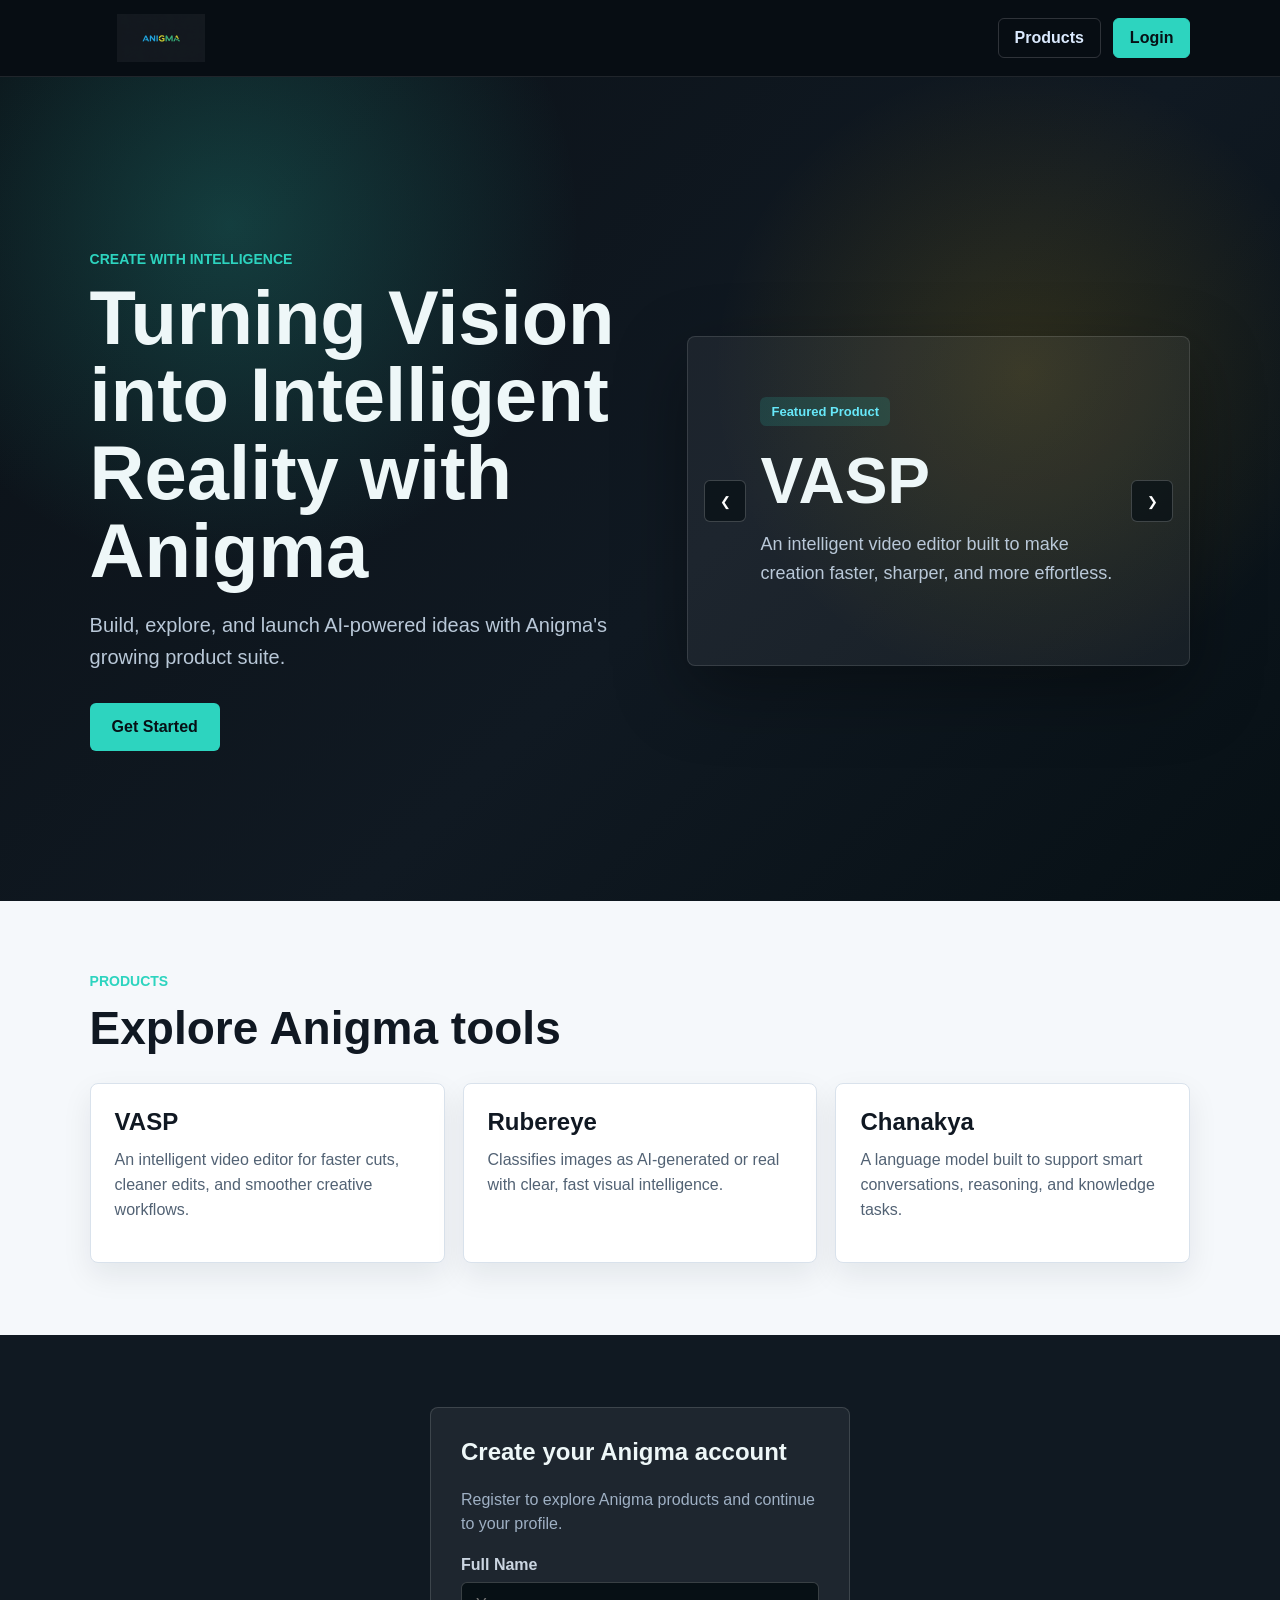
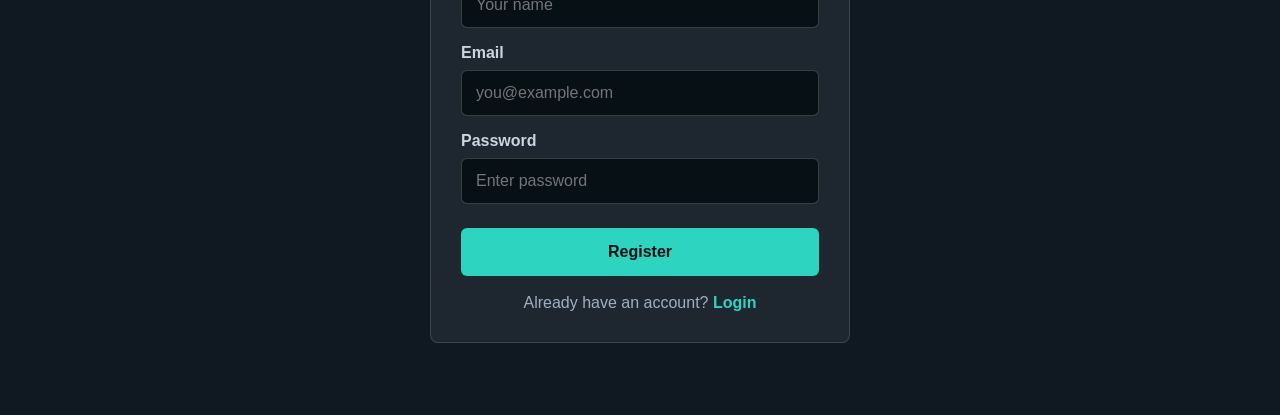
<file: index.html>
<!DOCTYPE html>
<html lang="en">
<head>
  <meta charset="UTF-8" />
  <meta name="viewport" content="width=device-width, initial-scale=1.0" />
  <title>Anigma</title>
  <link rel="stylesheet" href="styles.css" />
</head>
<body>
  <header class="site-header">
    <a class="brand" href="#top" aria-label="Anigma home">
      <img src="anigma_logo.jpg" alt="Anigma logo" />
    </a>

    <nav class="nav-links" aria-label="Main navigation">
      <a href="#products">Products</a>
      <a class="login-link" href="#login" id="navLogin">Login</a>
    </nav>
  </header>

  <main id="top">
    <section class="hero-section">
      <div class="hero-copy">
        <p class="eyebrow">Create with intelligence</p>
        <h1>Turning Vision into Intelligent Reality with Anigma</h1>
        <p class="hero-text">
          Build, explore, and launch AI-powered ideas with Anigma's growing product suite.
        </p>

        <div class="hero-actions">
          <a class="primary-button" href="#login">Get Started</a>
        </div>
      </div>

      <section class="slider" aria-label="Featured Anigma products">
        <button class="slider-button prev" type="button" aria-label="Previous product">&#10094;</button>

        <a class="slide active" href="vasp.html">
          <span class="product-label">Featured Product</span>
          <h2>VASP</h2>
          <p>An intelligent video editor built to make creation faster, sharper, and more effortless.</p>
        </a>

        <a class="slide" href="rubereye.html">
          <span class="product-label">Featured Product</span>
          <h2>Rubereye</h2>
          <p>A smart image classifier that helps detect whether visuals are AI-generated or real.</p>
        </a>

        <div class="slide">
          <span class="product-label">Featured Product</span>
          <h2>Chanakya</h2>
          <p>A focused language model designed for reasoning, answers, and intelligent assistance.</p>
        </div>

        <button class="slider-button next" type="button" aria-label="Next product">&#10095;</button>
      </section>
    </section>

    <section id="products" class="products-section">
      <div class="section-title">
        <p class="eyebrow">Products</p>
        <h2>Explore Anigma tools</h2>
      </div>

      <div class="product-grid">
        <a class="product-card" href="vasp.html">
          <h3>VASP</h3>
          <p>An intelligent video editor for faster cuts, cleaner edits, and smoother creative workflows.</p>
        </a>

        <a class="product-card" href="rubereye.html">
          <h3>Rubereye</h3>
          <p>Classifies images as AI-generated or real with clear, fast visual intelligence.</p>
        </a>

        <article class="product-card">
          <h3>Chanakya</h3>
          <p>A language model built to support smart conversations, reasoning, and knowledge tasks.</p>
        </article>

      </div>
    </section>

    <section id="login" class="login-section">
      <form class="login-box" id="loginForm">
        <h2>Create your Anigma account</h2>
        <p class="login-note">Register to explore Anigma products and continue to your profile.</p>
        <label>
          Full Name
          <input id="fullName" type="text" placeholder="Your name" required />
        </label>
        <label>
          Email
          <input id="email" type="email" placeholder="you@example.com" required />
        </label>
        <label>
          Password
          <input id="password" type="password" placeholder="Enter password" required />
        </label>
        <button type="submit">Register</button>
        <p class="account-switch">
          Already have an account?
          <button type="button" id="showLoginButton">Login</button>
        </p>
      </form>

      <form class="login-box hidden" id="existingLoginForm">
        <h2>Welcome back</h2>
        <p class="login-note">Login to continue exploring Anigma.</p>
        <label>
          Email
          <input id="loginEmail" type="email" placeholder="you@example.com" required />
        </label>
        <label>
          Password
          <input id="loginPassword" type="password" placeholder="Enter password" required />
        </label>
        <button type="submit">Login</button>
        <p class="account-switch">
          New to Anigma?
          <button type="button" id="showRegisterButton">Create account</button>
        </p>
      </form>

      <div class="dashboard hidden" id="dashboard">
        <p class="eyebrow">Profile</p>
        <h2>Welcome to Anigma</h2>
        <p id="welcomeText">You are logged in.</p>
        <div class="dashboard-actions">
          <a class="primary-button" href="#products">Explore Products</a>
          <button type="button" id="logoutButton">Logout</button>
        </div>
      </div>
    </section>
  </main>

  <script src="script.js"></script>
</body>
</html>
</file>
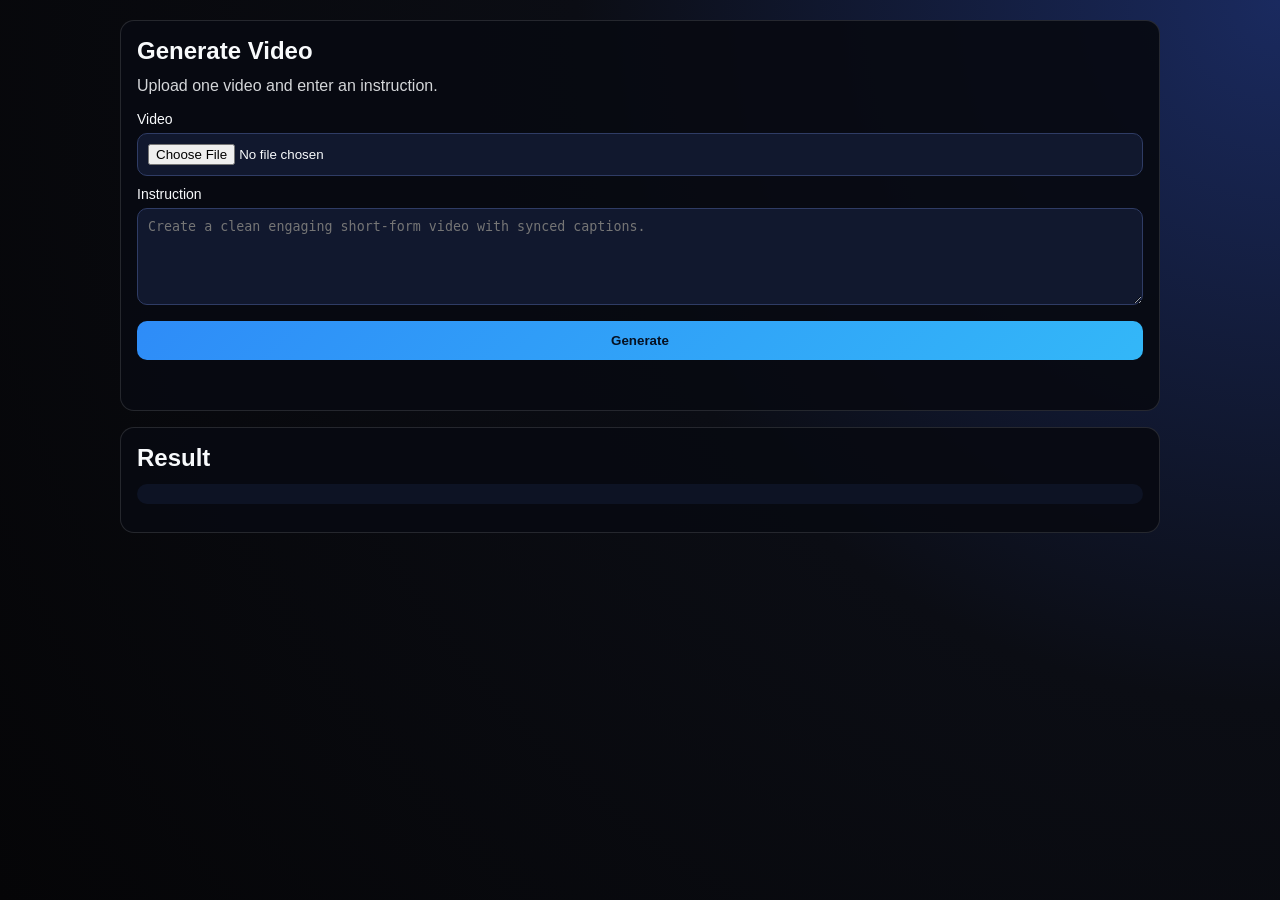
<file: frontend_generate_page/index.html>
<!doctype html>
<html lang="en">
  <head>
    <meta charset="UTF-8" />
    <meta name="viewport" content="width=device-width, initial-scale=1.0" />
    <title>VASP Generate</title>
    <link rel="stylesheet" href="./styles.css" />
  </head>
  <body>
    <main class="page">
      <section class="card">
        <h1>Generate Video</h1>
        <p class="sub">Upload one video and enter an instruction.</p>

        <form id="generate-form">
          <label class="label" for="video">Video</label>
          <input id="video" name="video" type="file" accept="video/*" required />

          <label class="label" for="instruction">Instruction</label>
          <textarea
            id="instruction"
            name="instruction"
            rows="5"
            placeholder="Create a clean engaging short-form video with synced captions."
            required
          ></textarea>

          <button id="generate-btn" type="submit">Generate</button>
        </form>

        <div id="status" class="status" aria-live="polite"></div>
      </section>

      <section class="card result">
        <h2>Result</h2>
        <div id="error" class="error"></div>
        <video id="result-video" controls playsinline></video>
        <a id="download-link" href="#" target="_blank" rel="noopener noreferrer"></a>
        <pre id="result-json"></pre>
      </section>
    </main>

    <script src="./app.js"></script>
  </body>
</html>
</file>
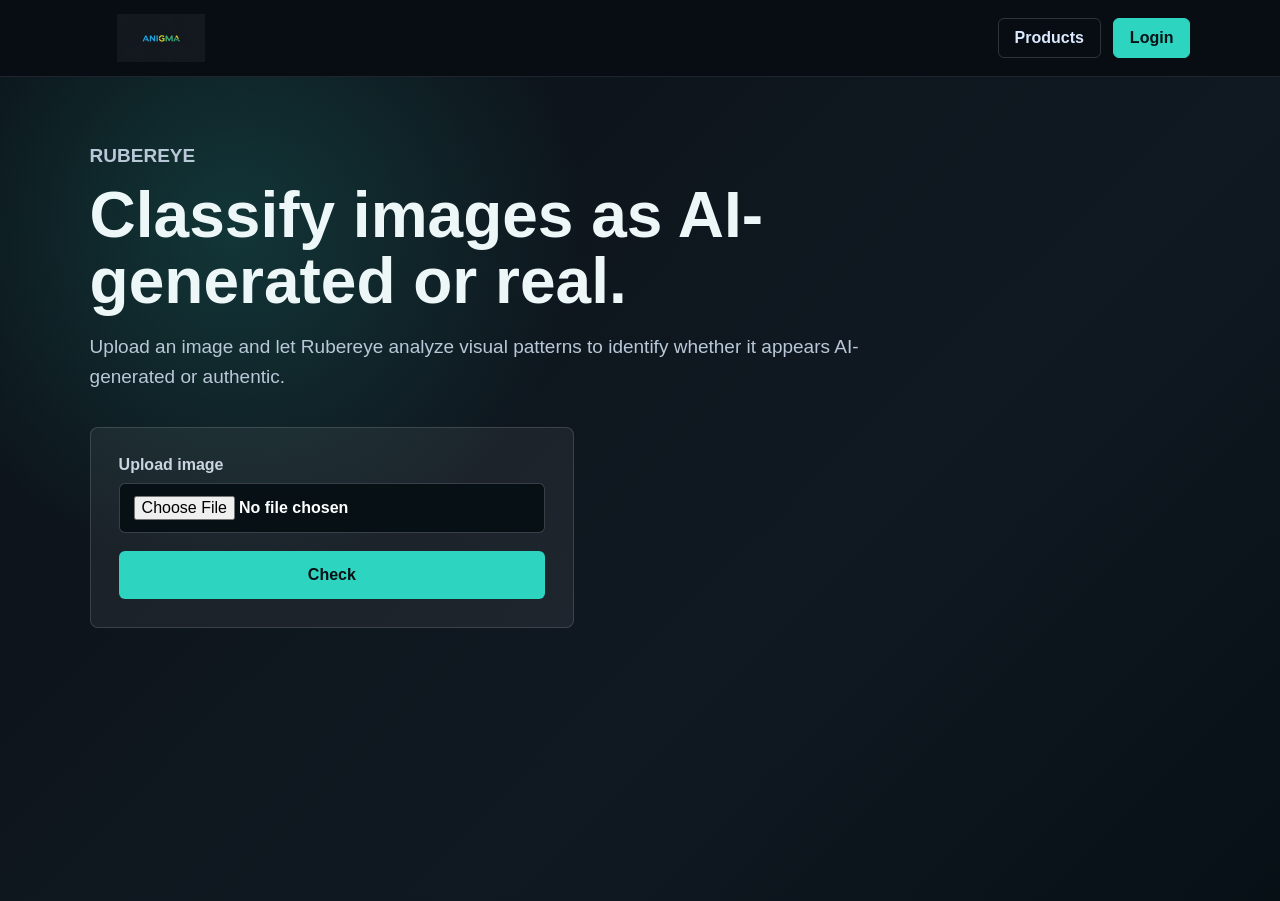
<file: rubereye.html>
<!DOCTYPE html>
<html lang="en">
<head>
  <meta charset="UTF-8" />
  <meta name="viewport" content="width=device-width, initial-scale=1.0" />
  <title>Rubereye | Anigma</title>
  <link rel="stylesheet" href="styles.css" />
</head>
<body>
  <header class="site-header">
    <a class="brand" href="index.html" aria-label="Anigma home">
      <img src="anigma_logo.jpg" alt="Anigma logo" />
    </a>

    <nav class="nav-links" aria-label="Main navigation">
      <a href="index.html#products">Products</a>
      <a class="login-link" href="index.html#login">Login</a>
    </nav>
  </header>

  <main class="tool-page">
    <section class="tool-hero">
      <p class="eyebrow">Rubereye</p>
      <h1>Classify images as AI-generated or real.</h1>
      <p>
        Upload an image and let Rubereye analyze visual patterns to identify
        whether it appears AI-generated or authentic.
      </p>
    </section>

    <section class="tool-panel rubereye-panel">
      <form class="tool-form" id="rubereyeForm">
        <label>
          Upload image
          <input id="rubereyeImage" type="file" accept="image/*" required />
        </label>

        <button type="submit">Check</button>
      </form>

      <aside class="result-box hidden" id="rubereyeResult"></aside>
    </section>
  </main>

  <script src="tool-pages.js"></script>
</body>
</html>
</file>
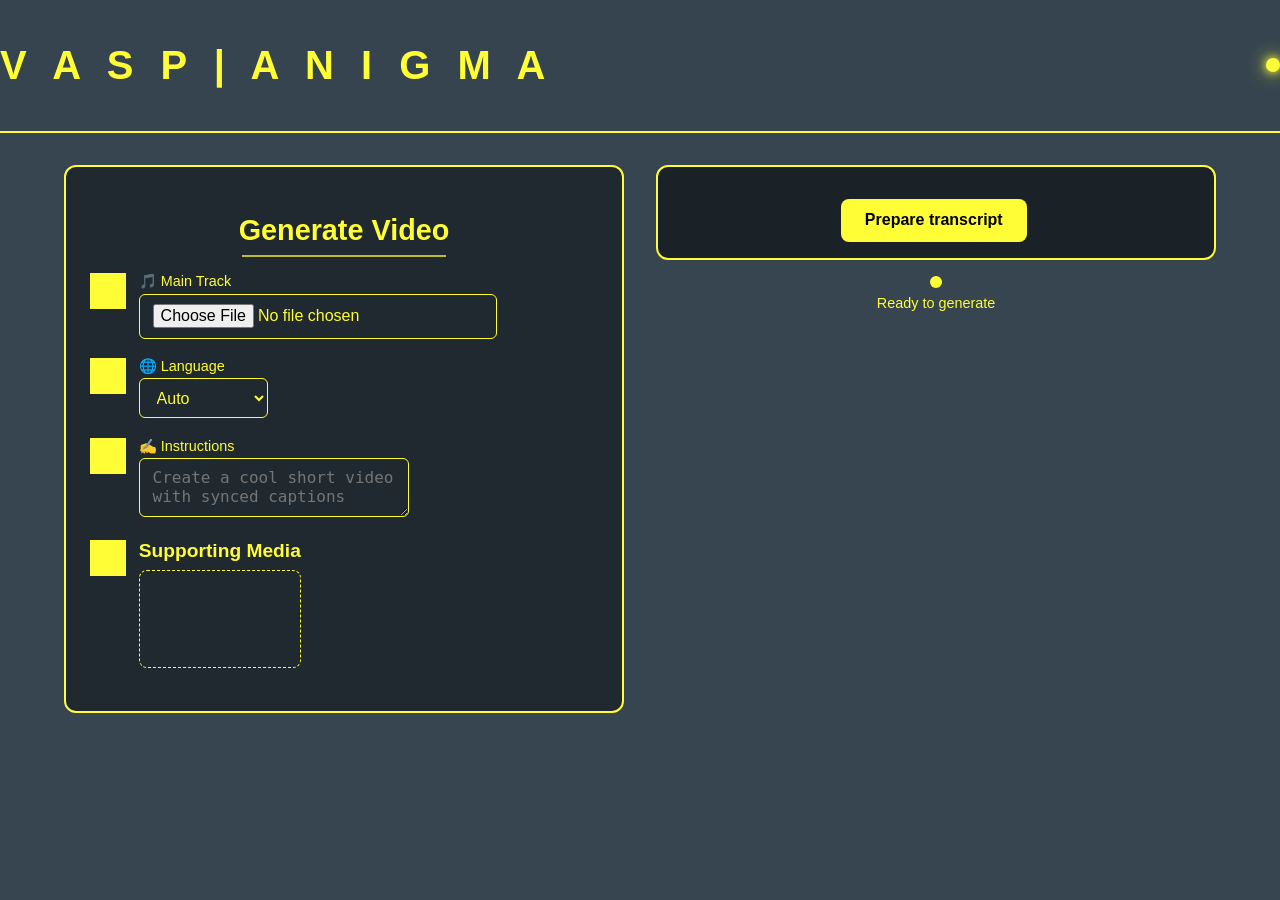
<file: vasp.html>
<!DOCTYPE html>
<html lang="en">
<head>
  <meta charset="UTF-8" />
  <meta name="viewport" content="width=device-width, initial-scale=1.0" />
  <meta name="theme-color" content="#36454f" />
  <title>VASP Generate | Anigma</title>
  <link rel="stylesheet" href="vasp.css" />
</head>
<body style="margin:0; padding:0; overflow-x:hidden;">
  <div class="vasp-container">
    <div class="vasp-header" id="header-anim">
      <div class="title-animation">
        <h1>V A S P  |  A N I G M A</h1>
      </div>
      <div class="status-indicator">
        <div class="glowing-circle"></div>
      </div>
    </div>

    <div class="vasp-main">
      <div class="input-controller">
        <div class="input-panel">
          <div class="title-section">
            <div class="color-gradient">
              <div class="primary-color"></div>
              <div class="secondary-color"></div>
            </div>
            <h2>Generate Video</h2>
          </div>
          <div class="input-group" id="main-input">
            <div class="icon-panel">
              <div class="music-note"></div>
            </div>
            <div class="input-field" id="vaspMediaField">
              <label for="vaspMedia">🎵 Main Track</label>
              <input type="file" id="vaspMedia" accept="video/*,audio/*,.mp3,.m4a,.wav" />
            </div>
            <div class="info-bubble" id="mediaInfo"></div>
          </div>
          <div class="input-group">
            <div class="icon-panel">
              <div class="globe-icon"></div>
            </div>
            <div class="input-field" id="vaspLanguageField">
              <label for="vaspLanguage">🌐 Language</label>
              <select id="vaspLanguage">
                <option value="">Auto</option>
                <option value="en">English</option>
                <option value="hi">Hindi</option>
                <option value="es">Spanish</option>
                <option value="fr">French</option>
                <option value="de">German</option>
                <option value="it">Italian</option>
                <option value="pt">Portuguese</option>
                <option value="bn">Bengali</option>
                <option value="ta">Tamil</option>
                <option value="te">Telugu</option>
                <option value="mr">Marathi</option>
                <option value="gu">Gujarati</option>
                <option value="pa">Punjabi</option>
                <option value="ur">Urdu</option>
                <option value="ar">Arabic</option>
                <option value="ja">Japanese</option>
                <option value="ko">Korean</option>
                <option value="zh">Chinese</option>
              </select>
            </div>
          </div>
          <div class="input-group">
            <div class="icon-panel">
              <div class="pencil-icon"></div>
            </div>
            <div class="input-field" id="vaspInstructionField">
              <label for="vaspInstruction">✍️ Instructions</label>
              <textarea id="vaspInstruction" placeholder="Create a cool short video with synced captions"></textarea>
            </div>
          </div>
          <div class="input-group">
            <div class="icon-panel">
              <div class="plus-icon"></div>
            </div>
            <div class="input-group-container" id="mediaLibrary">
              <h3>Supporting Media</h3>
              <div class="media-gallery"></div>
            </div>
          </div>
        </div>
      </div>
      <div class="animation-panel">
        <div class="preview-container">
          <div class="video-preview" id="videoPreview"></div>
          <button id="vaspSubmit" class="submit-btn">Prepare transcript</button>
          <a id="downloadBtn" class="download-link" href="#" target="_blank" rel="noopener noreferrer"></a>
        </div>
        <div class="status-anim">
          <div class="status-circle"></div>
          <div class="text-anim" id="statusText">Ready to generate</div>
        </div>
      </div>
    </div>
  </div>
<script src="tool-pages.js"></script>
</body>
</html>
</file>
<file: styles.css>
* {
  box-sizing: border-box;
}

html {
  scroll-behavior: smooth;
}

body {
  margin: 0;
  font-family: Arial, Helvetica, sans-serif;
  color: #eef7f8;
  background: #0b1117;
}

a {
  color: inherit;
  text-decoration: none;
}

.site-header {
  position: sticky;
  top: 0;
  z-index: 10;
  display: flex;
  align-items: center;
  justify-content: space-between;
  min-height: 76px;
  padding: 14px 7vw;
  background: rgba(7, 13, 20, 0.88);
  border-bottom: 1px solid rgba(255, 255, 255, 0.1);
  backdrop-filter: blur(14px);
}

.brand {
  display: inline-flex;
  align-items: center;
}

.brand img {
  width: 142px;
  height: 48px;
  object-fit: contain;
}

.nav-links {
  display: flex;
  align-items: center;
  gap: 12px;
}

.nav-links a {
  padding: 10px 16px;
  border: 1px solid rgba(255, 255, 255, 0.16);
  border-radius: 6px;
  color: #dbeafe;
  font-weight: 700;
}

.login-link {
  background: #2dd4bf;
  border-color: #2dd4bf !important;
  color: #071015 !important;
}

.hero-section {
  min-height: calc(100vh - 76px);
  display: grid;
  grid-template-columns: minmax(0, 1.05fr) minmax(320px, 0.95fr);
  align-items: center;
  gap: 42px;
  padding: 70px 7vw 46px;
  background:
    radial-gradient(circle at 18% 18%, rgba(45, 212, 191, 0.22), transparent 28%),
    radial-gradient(circle at 80% 36%, rgba(234, 179, 8, 0.15), transparent 27%),
    linear-gradient(135deg, #0b1117 0%, #101922 56%, #071015 100%);
}

.hero-copy {
  max-width: 680px;
}

.eyebrow {
  margin: 0 0 12px;
  color: #2dd4bf;
  font-size: 14px;
  font-weight: 800;
  letter-spacing: 0;
  text-transform: uppercase;
}

h1,
h2,
h3,
p {
  margin-top: 0;
}

h1 {
  margin-bottom: 20px;
  font-size: clamp(40px, 6vw, 76px);
  line-height: 1.02;
}

.hero-text {
  max-width: 560px;
  margin-bottom: 30px;
  color: #b9c8d8;
  font-size: 20px;
  line-height: 1.6;
}

.hero-actions {
  display: flex;
  flex-wrap: wrap;
  gap: 14px;
}

.primary-button,
.secondary-button {
  display: inline-flex;
  align-items: center;
  justify-content: center;
  min-height: 48px;
  padding: 0 22px;
  border-radius: 6px;
  font-weight: 800;
}

.primary-button {
  background: #2dd4bf;
  color: #071015;
}

.secondary-button {
  border: 1px solid rgba(255, 255, 255, 0.22);
  color: #eef7f8;
}

.slider {
  position: relative;
  min-height: 330px;
  overflow: hidden;
  border: 1px solid rgba(255, 255, 255, 0.12);
  border-radius: 8px;
  background: rgba(255, 255, 255, 0.055);
  box-shadow: 0 24px 70px rgba(0, 0, 0, 0.35);
}

.slide {
  position: absolute;
  inset: 0;
  display: flex;
  flex-direction: column;
  justify-content: center;
  padding: 56px 72px;
  opacity: 0;
  pointer-events: none;
  transform: translateX(24px);
  transition: opacity 0.55s ease, transform 0.55s ease;
}

.slide.active {
  opacity: 1;
  pointer-events: auto;
  transform: translateX(0);
}

a.slide {
  cursor: pointer;
}

a.slide:hover h2 {
  color: #2dd4bf;
}

.product-label {
  width: fit-content;
  margin-bottom: 18px;
  padding: 7px 11px;
  border-radius: 6px;
  background: rgba(45, 212, 191, 0.15);
  color: #67e8f9;
  font-size: 13px;
  font-weight: 800;
}

.slide h2 {
  margin-bottom: 12px;
  font-size: clamp(38px, 5vw, 64px);
}

.slide p {
  max-width: 440px;
  color: #b9c8d8;
  font-size: 18px;
  line-height: 1.6;
}

.slider-button {
  position: absolute;
  top: 50%;
  z-index: 2;
  width: 42px;
  height: 42px;
  border: 1px solid rgba(255, 255, 255, 0.2);
  border-radius: 6px;
  background: rgba(7, 16, 21, 0.72);
  color: #ffffff;
  cursor: pointer;
  transform: translateY(-50%);
}

.slider-button.prev {
  left: 16px;
}

.slider-button.next {
  right: 16px;
}

.products-section {
  padding: 72px 7vw;
  background: #f5f8fb;
  color: #101822;
}

.section-title {
  margin-bottom: 28px;
}

.section-title h2 {
  margin: 0;
  font-size: clamp(30px, 4vw, 46px);
}

.product-grid {
  display: grid;
  grid-template-columns: repeat(3, minmax(0, 1fr));
  gap: 18px;
}

.product-card {
  display: block;
  min-height: 180px;
  padding: 24px;
  border: 1px solid #d9e2ec;
  border-radius: 8px;
  background: #ffffff;
  box-shadow: 0 12px 30px rgba(15, 23, 42, 0.08);
  transition: transform 0.2s ease, border-color 0.2s ease;
}

.product-card:hover {
  border-color: #2dd4bf;
  transform: translateY(-4px);
}

.product-card h3 {
  margin-bottom: 12px;
  font-size: 24px;
}

.product-card p {
  color: #526274;
  line-height: 1.55;
}

.login-section {
  display: grid;
  place-items: center;
  padding: 72px 7vw;
  background: #101922;
}

.login-box {
  width: min(100%, 420px);
  padding: 30px;
  border: 1px solid rgba(255, 255, 255, 0.14);
  border-radius: 8px;
  background: rgba(255, 255, 255, 0.06);
}

.login-box.hidden,
.dashboard.hidden,
.result-box.hidden {
  display: none;
}

.login-box h2 {
  margin-bottom: 22px;
}

.login-note {
  margin-bottom: 20px;
  color: #9fb0c4;
  line-height: 1.5;
}

.login-box label {
  display: grid;
  gap: 8px;
  margin-bottom: 16px;
  color: #cbd5e1;
  font-weight: 700;
}

.login-box input {
  width: 100%;
  min-height: 46px;
  padding: 0 14px;
  border: 1px solid rgba(255, 255, 255, 0.2);
  border-radius: 6px;
  background: #071015;
  color: #ffffff;
  font-size: 16px;
}

.login-box button {
  width: 100%;
  min-height: 48px;
  margin-top: 8px;
  border: 0;
  border-radius: 6px;
  background: #2dd4bf;
  color: #071015;
  font-size: 16px;
  font-weight: 800;
  cursor: pointer;
}

.account-switch {
  margin: 18px 0 0;
  color: #9fb0c4;
  text-align: center;
}

.account-switch button {
  width: auto;
  min-height: auto;
  margin: 0;
  padding: 0;
  border: 0;
  background: transparent;
  color: #2dd4bf;
  font: inherit;
  font-weight: 800;
  cursor: pointer;
}

.dashboard {
  width: min(100%, 520px);
  padding: 34px;
  border: 1px solid rgba(255, 255, 255, 0.14);
  border-radius: 8px;
  background: rgba(255, 255, 255, 0.06);
  text-align: center;
}

.dashboard h2 {
  margin-bottom: 12px;
}

.dashboard p {
  color: #cbd5e1;
  line-height: 1.6;
}

.dashboard-actions {
  display: flex;
  justify-content: center;
  flex-wrap: wrap;
  gap: 12px;
  margin-top: 22px;
}

.dashboard-actions button {
  min-height: 48px;
  padding: 0 22px;
  border: 1px solid rgba(255, 255, 255, 0.22);
  border-radius: 6px;
  background: transparent;
  color: #ffffff;
  font-size: 16px;
  font-weight: 800;
  cursor: pointer;
}

.tool-page {
  min-height: calc(100vh - 76px);
  padding: 64px 7vw;
  background:
    radial-gradient(circle at 18% 18%, rgba(45, 212, 191, 0.18), transparent 28%),
    linear-gradient(135deg, #0b1117 0%, #101922 62%, #071015 100%);
}

.tool-hero {
  max-width: 780px;
  margin-bottom: 34px;
}

.tool-hero h1 {
  margin-bottom: 18px;
  font-size: clamp(36px, 5vw, 64px);
}

.tool-hero p {
  color: #b9c8d8;
  font-size: 19px;
  line-height: 1.6;
}

.tool-panel {
  display: grid;
  grid-template-columns: minmax(280px, 0.9fr) minmax(320px, 1.1fr);
  gap: 24px;
  align-items: start;
}

.tool-form,
.result-box {
  padding: 28px;
  border: 1px solid rgba(255, 255, 255, 0.14);
  border-radius: 8px;
  background: rgba(255, 255, 255, 0.06);
}

.tool-form label {
  display: grid;
  gap: 9px;
  margin-bottom: 18px;
  color: #cbd5e1;
  font-weight: 800;
}

.tool-form input,
.tool-form textarea {
  width: 100%;
  min-height: 46px;
  padding: 12px 14px;
  border: 1px solid rgba(255, 255, 255, 0.2);
  border-radius: 6px;
  background: #071015;
  color: #ffffff;
  font: inherit;
}

.tool-form textarea {
  min-height: 130px;
  resize: vertical;
}

.tool-form button {
  min-height: 48px;
  width: 100%;
  border: 0;
  border-radius: 6px;
  background: #2dd4bf;
  color: #071015;
  font-size: 16px;
  font-weight: 800;
  cursor: pointer;
}

.result-box h2 {
  margin-bottom: 14px;
}

.result-box p,
.result-box li {
  color: #cbd5e1;
  line-height: 1.6;
}

.result-box ul {
  margin: 14px 0 0;
  padding-left: 20px;
}

.vasp-page {
  min-height: calc(100vh - 76px);
  max-width: 1180px;
  margin: 0 auto;
  padding: 24px 6vw 44px;
  display: grid;
  grid-template-columns: minmax(300px, 0.9fr) minmax(340px, 1.1fr);
  gap: 24px;
  align-items: start;
  background:
    radial-gradient(circle at 15% 25%, rgba(54, 69, 79, 0.25), transparent 35%),
    radial-gradient(circle at 85% 75%, rgba(255, 253, 54, 0.12), transparent 40%),
    linear-gradient(135deg, #36454f 0%, #2a3740 100%);
  position: relative;
  overflow: hidden;
}

.vasp-background {
  position: fixed;
  inset: 0;
  z-index: 0;
  background: linear-gradient(135deg, #36454f 60%, #000000 100%);
}

.vasp-pattern {
  position: absolute;
  inset: 0;
  background: radial-gradient(circle, rgba(255, 253, 54, 0.03) 0%, transparent 15%);
  animation: pulse 20s ease-in-out infinite;
}

@keyframes pulse {
  0%, 100% { opacity: 0.5; }
  50% { opacity: 1; }
}

.vasp-header {
  background: rgba(54, 69, 79, 0.85);
  border-bottom: 1px solid rgba(255, 253, 54, 0.2);
  backdrop-filter: blur(10px);
}

.vasp-login {
  background: #fffd36;
  border-color: #fffd36 !important;
  color: #000000 !important;
}

.vasp-card {
  padding: 28px;
  border: 1px solid rgba(255, 253, 54, 0.2);
  border-radius: 16px;
  background: linear-gradient(145deg, #36454f 60%, #2a3740 100%);
  backdrop-filter: blur(20px);
  box-shadow:
    0 24px 60px rgba(0, 0, 0, 0.35),
    0 0 0 1px rgba(0, 0, 0, 0.2) inset,
    0 1px 0 rgba(255, 255, 255, 0.08) inset;
  position: relative;
  z-index: 1;
  transition: transform 0.3s ease, box-shadow 0.3s ease, border-color 0.3s ease;
  border-image: linear-gradient(45deg, transparent, #fffd36, transparent) 1;
}

.vasp-card:hover {
  transform: translateY(-3px);
  box-shadow:
    0 32px 80px rgba(0, 0, 0, 0.4),
    0 0 0 1px rgba(255, 253, 54, 0.2) inset,
    0 1px 0 rgba(255, 255, 255, 0.12) inset;
  border-color: #fffd36;
  border-image: linear-gradient(45deg, #fffd36, transparent, #fffd36) 1;
}

.vasp-card::before {
  content: '';
  position: absolute;
  top: 0;
  left: 0;
  right: 0;
  height: 1px;
  background: linear-gradient(90deg, transparent, #fffd36, transparent);
  border-radius: 16px 16px 0 0;
}

.vasp-generate-card {
  background: linear-gradient(145deg, #36454f 60%, #1a1f25 100%);
  border: 2px solid rgba(255, 253, 54, 0.3);
  border-image: linear-gradient(45deg, transparent, #fffd36, transparent) 1;
}

.vasp-generate-card::before {
  content: '';
  position: absolute;
  top: -2px;
  left: -2px;
  right: -2px;
  height: 2px;
  background: linear-gradient(90deg, transparent, #fffd36, transparent);
  border-radius: 14px;
}

.vasp-generate-card h1 {
  margin-bottom: 8px;
  font-size: 30px;
  color: #fffd36;
  text-shadow: 0 1px 2px rgba(0, 0, 0, 0.3);
}

.vasp-sub {
  margin-bottom: 16px;
  color: #cbd5e1;
  font-size: 14px;
  line-height: 1.45;
}

.vasp-label {
  display: flex;
  align-items: center;
  gap: 8px;
  margin: 12px 0 6px;
  color: #fffd36;
  font-size: 13px;
  font-weight: 800;
  text-transform: uppercase;
  letter-spacing: 0.5px;
}

.vasp-label .label-icon {
  font-size: 16px;
  opacity: 0.8;
}

.vasp-input-group {
  margin-bottom: 16px;
}

.vasp-input,
.vasp-select,
.vasp-textarea {
  width: 100%;
  min-height: 44px;
  padding: 12px 16px;
  border: 1px solid rgba(255, 253, 54, 0.25);
  border-radius: 10px;
  background: rgba(0, 0, 0, 0.4);
  color: #eef7f8;
  font: inherit;
  font-size: 14px;
  transition: all 0.2s ease;
  box-shadow: 0 2px 8px rgba(0, 0, 0, 0.2), inset 0 1px 0 rgba(255, 255, 255, 0.05);
}

.vasp-input:focus,
.vasp-select:focus,
.vasp-textarea:focus {
  outline: none;
  border-color: #fffd36;
  background: rgba(0, 0, 0, 0.6);
  box-shadow:
    0 0 0 3px rgba(255, 253, 54, 0.15),
    0 4px 16px rgba(0, 0, 0, 0.3),
    inset 0 1px 0 rgba(255, 255, 255, 0.08);
}

.vasp-textarea {
  min-height: 120px;
  resize: vertical;
  line-height: 1.6;
}

.vasp-file-input {
  padding: 16px;
  cursor: pointer;
}

.file-hint {
  display: block;
  margin-top: 6px;
  color: #8899a6;
  font-size: 12px;
}

.vasp-advanced {
  margin-top: 14px;
  padding-top: 12px;
  border-top: 1px solid rgba(255, 255, 255, 0.12);
}

.vasp-supporting-media {
  margin-top: 14px;
  padding-top: 12px;
  border-top: 1px solid rgba(255, 255, 255, 0.12);
}

.vasp-transcript-editor {
  margin-top: 14px;
  padding-top: 12px;
  border-top: 1px solid rgba(255, 255, 255, 0.12);
}

.vasp-transcript-editor.hidden {
  display: none;
}

.vasp-transcript-editor h2 {
  margin-bottom: 4px;
  font-size: 16px;
}

.vasp-transcript-editor p {
  margin-bottom: 10px;
  color: #b9c8d8;
  font-size: 12px;
  line-height: 1.4;
}

.vasp-word-counts {
  display: flex;
  flex-wrap: wrap;
  gap: 10px;
  margin-top: 8px;
  color: #cbd5e1;
  font-size: 12px;
}

.vasp-supporting-header {
  display: flex;
  align-items: flex-start;
  justify-content: space-between;
  gap: 10px;
}

.vasp-supporting-header h2 {
  margin-bottom: 4px;
  font-size: 16px;
}

.vasp-supporting-header p {
  margin-bottom: 0;
  color: #b9c8d8;
  font-size: 12px;
  line-height: 1.4;
}

.vasp-small-button,
.vasp-remove-media {
  width: auto !important;
  min-height: 34px !important;
  padding: 7px 10px !important;
  font-size: 12px !important;
}

.vasp-supporting-list {
  display: grid;
  gap: 10px;
  margin-top: 10px;
}

.vasp-media-row {
  display: grid;
  grid-template-columns: 1fr;
  gap: 8px;
  padding: 10px;
  border: 1px solid rgba(255, 255, 255, 0.14);
  border-radius: 8px;
  background: rgba(7, 16, 21, 0.42);
}

.vasp-media-row .vasp-label {
  margin: 0;
}

.vasp-remove-media {
  border: 1px solid rgba(255, 255, 255, 0.2) !important;
  background: transparent !important;
  color: #eef7f8 !important;
}

.vasp-advanced summary {
  color: #eef7f8;
  cursor: pointer;
  font-size: 13px;
  font-weight: 800;
}

.vasp-toggle-grid {
  display: grid;
  gap: 8px;
  margin-top: 12px;
}

.vasp-toggle {
  display: flex;
  align-items: center;
  justify-content: space-between;
  gap: 10px;
  min-height: 38px;
  padding: 8px 10px;
  border: 1px solid rgba(255, 255, 255, 0.16);
  border-radius: 8px;
  background: rgba(7, 16, 21, 0.5);
  color: #dbeafe;
  font-size: 12px;
  font-weight: 800;
}

.vasp-toggle input {
  flex: 0 0 auto;
  width: 20px !important;
  height: 20px;
  min-height: 20px !important;
  accent-color: #2dd4bf;
}

#vaspForm button {
  min-height: 42px;
  margin-top: 14px;
  border: 0;
  border-radius: 8px;
  background: #2dd4bf;
  color: #071015;
  font-size: 16px;
  font-weight: 800;
  cursor: pointer;
}

#vaspForm button:disabled {
  opacity: 0.62;
  cursor: not-allowed;
}

.vasp-status {
  margin-top: 10px;
  min-height: 22px;
  color: #fffd36;
  font-size: 12px;
  line-height: 1.45;
  text-shadow: 0 1px 2px rgba(0, 0, 0, 0.3);
}

.vasp-status.loading::before {
  content: "";
  display: inline-block;
  width: 16px;
  height: 16px;
  margin-right: 8px;
  border: 2px solid rgba(255, 253, 54, 0.5);
  border-top-color: transparent;
  border-right-color: #fffd36;
  border-radius: 50%;
  animation: spin 1s linear infinite;
  vertical-align: -2px;
}

@keyframes spin {
  to {
    transform: rotate(360deg);
  }
}

.vasp-result-header {
  display: flex;
  align-items: flex-start;
  justify-content: space-between;
  gap: 12px;
  margin-bottom: 12px;
}

.vasp-result-header h2 {
  margin-bottom: 0;
  font-size: 22px;
}

.vasp-edit-name {
  max-width: 44%;
  padding-top: 4px;
  color: #8ce8ff;
  font-size: 13px;
  line-height: 1.4;
  overflow-wrap: anywhere;
  text-align: right;
}

.vasp-error {
  margin-bottom: 12px;
  color: #fecaca;
  line-height: 1.5;
}

.vasp-result-card video {
  width: 100%;
  max-height: 440px;
  border: 1px solid rgba(255, 255, 255, 0.14);
  border-radius: 8px;
  background: #000;
  display: none;
}

.vasp-download-link {
  display: block;
  width: fit-content;
  margin-top: 12px;
  color: #2dd4bf;
  font-weight: 800;
}

.vasp-transcript {
  margin-top: 14px;
  border-top: 1px solid rgba(255, 255, 255, 0.12);
  padding-top: 12px;
}

.vasp-transcript summary,
.vasp-diagnostics summary {
  color: #eef7f8;
  cursor: pointer;
  font-weight: 800;
}

.vasp-transcript p {
  margin: 10px 0 0;
  max-height: 220px;
  overflow: auto;
  white-space: pre-wrap;
  color: #cbd5e1;
  line-height: 1.6;
}

.vasp-diagnostics {
  margin-top: 14px;
  border-top: 1px solid rgba(255, 255, 255, 0.12);
  padding-top: 12px;
}

.vasp-diagnostics dl {
  margin: 12px 0 0;
}

.vasp-diagnostics dt {
  margin-top: 10px;
  color: #8ce8ff;
  font-size: 13px;
  font-weight: 800;
}

.vasp-diagnostics dd {
  margin: 5px 0 0;
  color: #cbd5e1;
  font-size: 13px;
  line-height: 1.5;
  overflow-wrap: anywhere;
}

.vasp-file-section {
  margin-top: 14px;
}

.vasp-file-section h3 {
  margin-bottom: 10px;
  color: #eef7f8;
  font-size: 14px;
}

.vasp-file-list {
  color: #cbd5e1;
  font-size: 13px;
}

.vasp-file-preview {
  margin-top: 10px;
  padding: 10px;
  border: 1px solid rgba(255, 255, 255, 0.12);
  border-radius: 8px;
  background: rgba(7, 16, 21, 0.48);
}

.vasp-file-preview summary {
  color: #8ce8ff;
  cursor: pointer;
  font-weight: 800;
  overflow-wrap: anywhere;
}

.vasp-file-preview pre {
  max-height: 360px;
  margin: 10px 0 0;
  padding: 10px;
  overflow: auto;
  white-space: pre-wrap;
  border-radius: 6px;
  background: #03080d;
  color: #dbeafe;
  font-size: 12px;
  line-height: 1.45;
}

.vasp-file-note {
  margin: 8px 0 0;
  color: #facc15;
  font-size: 12px;
}

@media (max-width: 900px) {
  .hero-section {
    grid-template-columns: 1fr;
  }

  .product-grid {
    grid-template-columns: repeat(2, minmax(0, 1fr));
  }

  .tool-panel {
    grid-template-columns: 1fr;
  }

  .vasp-page {
    grid-template-columns: 1fr;
  }
}

@media (max-width: 620px) {
  .site-header {
    align-items: flex-start;
    flex-direction: column;
    gap: 14px;
  }

  .brand img {
    width: 126px;
  }

  .nav-links {
    width: 100%;
  }

  .nav-links a {
    flex: 1;
    text-align: center;
  }

  .hero-section {
    padding-top: 46px;
  }

  .slide {
    padding: 52px 54px;
  }

  .product-grid {
    grid-template-columns: 1fr;
  }

  .vasp-page {
    padding: 24px 5vw 42px;
  }

  .vasp-card {
    padding: 18px;
  }

  .vasp-generate-card h1 {
    font-size: 32px;
  }

  .vasp-result-header {
    display: block;
  }

  .vasp-edit-name {
    display: block;
    max-width: 100%;
    margin-top: 8px;
    text-align: left;
  }

  .vasp-supporting-header,
  .vasp-media-row {
    display: block;
  }

  .vasp-small-button,
  .vasp-remove-media {
    width: 100% !important;
    margin-top: 10px !important;
  }

  .vasp-media-row .vasp-label {
    margin-top: 12px;
  }
}
</file>
<file: frontend_generate_page/styles.css>
* {
  box-sizing: border-box;
}

body {
  margin: 0;
  font-family: "Segoe UI", Tahoma, Geneva, Verdana, sans-serif;
  background: radial-gradient(circle at top right, #1a2a5f 0%, #0b0d14 45%, #050507 100%);
  color: #f8fafc;
  min-height: 100vh;
}

.page {
  max-width: 1080px;
  margin: 0 auto;
  padding: 20px;
  display: grid;
  gap: 16px;
}

.card {
  background: rgba(8, 10, 18, 0.92);
  border: 1px solid rgba(255, 255, 255, 0.12);
  border-radius: 14px;
  padding: 16px;
}

h1, h2 {
  margin: 0 0 12px;
}

.sub {
  margin-top: 0;
  opacity: 0.85;
}

.label {
  display: block;
  margin: 10px 0 6px;
  font-size: 14px;
}

input[type="file"],
textarea,
button {
  width: 100%;
}

textarea,
input[type="file"] {
  background: #11182e;
  color: #f8fafc;
  border: 1px solid #2f3c65;
  border-radius: 10px;
  padding: 10px;
}

button {
  margin-top: 12px;
  border: none;
  border-radius: 10px;
  padding: 12px 14px;
  background: linear-gradient(135deg, #2e8cf8, #33b7f8);
  color: #061122;
  font-weight: 700;
  cursor: pointer;
}

button:disabled {
  opacity: 0.6;
  cursor: not-allowed;
}

.status {
  margin-top: 10px;
  min-height: 24px;
  font-size: 14px;
}

.status.loading::before {
  content: "";
  display: inline-block;
  width: 14px;
  height: 14px;
  border: 2px solid rgba(255, 255, 255, 0.2);
  border-top-color: #f8fafc;
  border-radius: 50%;
  margin-right: 8px;
  animation: spin 0.8s linear infinite;
  vertical-align: -2px;
}

@keyframes spin {
  to {
    transform: rotate(360deg);
  }
}

.result video {
  width: 100%;
  max-height: 520px;
  border-radius: 10px;
  background: #000;
  display: none;
}

.error {
  color: #fecaca;
  margin-bottom: 8px;
}

#download-link {
  display: block;
  margin-top: 10px;
  color: #8ce8ff;
}

#result-json {
  margin-top: 10px;
  white-space: pre-wrap;
  background: #0d1324;
  border-radius: 10px;
  padding: 10px;
  max-height: 280px;
  overflow: auto;
  font-size: 12px;
}
</file>
<file: vasp.css>
/* VASP page custom stylesheet – only uses #36454f, #fffd36, #000000 */

:root {
  --primary: #36454f;   /* 60% base */
  --accent:  #fffd36;   /* 30% bright accent */
  --dark:    #000000;   /* 10% depth */
}

/* Global reset for VASP page only */
.vasp-container {
  min-height: 100vh;
  background: var(--primary);
  color: var(--accent);
  font-family: "Helvetica Neue", Helvetica, Arial, sans-serif;
  display: flex;
  flex-direction: column;
  align-items: center;
  overflow-x: hidden;
}

/* Header with animated title */
.vasp-header {
  width: 100%;
  padding: 1rem 2rem;
  display: flex;
  justify-content: space-between;
  align-items: center;
  background: rgba(54, 69, 79, 0.85); /* primary with slight opacity */
  border-bottom: 2px solid var(--accent);
  backdrop-filter: blur(8px);
  position: sticky;
  top: 0;
  z-index: 10;
}

.title-animation h1 {
  font-size: clamp(1.5rem, 5vw, 2.5rem);
  color: var(--accent);
  letter-spacing: 0.2em;
  text-transform: uppercase;
  animation: slideIn 1.2s ease-out forwards;
  opacity: 0;
}

@keyframes slideIn {
  from { transform: translateY(-30px); opacity: 0; }
  to { transform: translateY(0); opacity: 1; }
}

/* Glowing status circle */
.status-indicator .glowing-circle {
  width: 14px;
  height: 14px;
  background: var(--accent);
  border-radius: 50%;
  box-shadow: 0 0 8px var(--accent), 0 0 20px var(--accent);
  animation: pulse 2s infinite ease-in-out;
}

@keyframes pulse {
  0%, 100% { transform: scale(1); opacity: 0.8; }
  50% { transform: scale(1.4); opacity: 1; }
}

/* Main layout */
.vasp-main {
  display: grid;
  grid-template-columns: 1fr 1fr;
  gap: 2rem;
  width: 90%;
  max-width: 1200px;
  margin-top: 2rem;
}

@media (max-width: 800px) {
  .vasp-main { grid-template-columns: 1fr; }
}

/* Input panel styling */
.input-panel {
  background: rgba(0,0,0,0.4);
  border: 2px solid var(--accent);
  border-radius: 12px;
  padding: 1.5rem;
  backdrop-filter: blur(6px);
  animation: fadeIn 0.8s ease forwards;
}

@keyframes fadeIn {
  from { opacity: 0; transform: translateY(20px); }
  to { opacity: 1; transform: translateY(0); }
}

.title-section h2 {
  color: var(--accent);
  margin-bottom: 1rem;
  font-size: 1.8rem;
  text-align: center;
  position: relative;
}

.title-section h2::after {
  content: '';
  display: block;
  height: 2px;
  background: var(--accent);
  width: 40%;
  margin: 0.5rem auto;
  opacity: 0.7;
}

/* Input groups */
.input-group {
  display: flex;
  align-items: flex-start;
  margin-bottom: 1.2rem;
  position: relative;
}

.icon-panel {
  width: 36px;
  height: 36px;
  margin-right: 0.8rem;
  background: var(--accent);
  mask-size: contain;
  mask-repeat: no-repeat;
  mask-position: center;
  animation: iconPulse 3s infinite;
}

/* Simple placeholders – use data-icon attribute to set mask */
.icon-panel[data-icon="music"] { mask-image: url('data:image/svg+xml,%3Csvg fill="%23000000" viewBox="0 0 24 24" xmlns="http://www.w3.org/2000/svg"%3E%3Cpath d="M12 3v10.55a4 4 0 1 0 2 3.45V8h4V3h-6z"/%3E%3C/svg%3E'); }
.icon-panel[data-icon="globe"] { mask-image: url('data:image/svg+xml,%3Csvg fill="%23000000" viewBox="0 0 24 24" xmlns="http://www.w3.org/2000/svg"%3E%3Cpath d="M12 2a10 10 0 0 0-9.96 9h2.02a8 8 0 0 1 15.88 0h2.02A10 10 0 0 0 12 2z"/%3E%3C/svg%3E'); }
.icon-panel[data-icon="pencil"] { mask-image: url('data:image/svg+xml,%3Csvg fill="%23000000" viewBox="0 0 24 24" xmlns="http://www.w3.org/2000/svg"%3E%3Cpath d="M3 17.25V21h3.75L17.81 9.94l-3.75-3.75L3 17.25zM20.71 7.04c.39-.39.39-1.02 0-1.41l-2.34-2.34a1 1 0 0 0-1.41 0l-1.83 1.83 3.75 3.75 1.83-1.83z"/%3E%3C/svg%3E'); }
.icon-panel[data-icon="plus"] { mask-image: url('data:image/svg+xml,%3Csvg fill="%23000000" viewBox="0 0 24 24" xmlns="http://www.w3.org/2000/svg"%3E%3Cpath d="M19 13h-6v6h-2v-6H5v-2h6V5h2v6h6v2z"/%3E%3C/svg%3E'); }

@keyframes iconPulse {
  0%, 100% { transform: rotate(0deg); opacity: 0.9; }
  50% { transform: rotate(10deg); opacity: 1; }
}

.input-field label {
  display: block;
  font-size: 0.9rem;
  color: var(--accent);
  margin-bottom: 0.2rem;
}

.input-field input,
.input-field select,
.input-field textarea {
  width: 100%;
  padding: 0.6rem 0.8rem;
  background: transparent;
  border: 1px solid var(--accent);
  border-radius: 6px;
  color: var(--accent);
  font-size: 1rem;
  transition: all 0.2s ease;
}

.input-field input:focus,
.input-field select:focus,
.input-field textarea:focus {
  outline: none;
  border-color: var(--dark);
  box-shadow: 0 0 8px var(--accent);
}

.input-group-container h3 {
  margin: 0 0 0.5rem;
  color: var(--accent);
  font-size: 1.2rem;
}

.media-gallery {
  min-height: 80px;
  border: 1px dashed var(--accent);
  border-radius: 8px;
  padding: 0.5rem;
  display: flex;
  flex-wrap: wrap;
  gap: 0.5rem;
}

/* Preview panel */
.preview-container {
  background: rgba(0,0,0,0.5);
  border: 2px solid var(--accent);
  border-radius: 12px;
  padding: 1rem;
  text-align: center;
  animation: panelPop 0.6s ease forwards;
}

@keyframes panelPop {
  from { transform: scale(0.9); opacity: 0; }
  to { transform: scale(1); opacity: 1; }
}

.submit-btn {
  background: var(--accent);
  color: var(--dark);
  border: none;
  padding: 0.8rem 1.5rem;
  font-size: 1rem;
  font-weight: 800;
  border-radius: 8px;
  cursor: pointer;
  margin-top: 1rem;
  transition: transform 0.2s, box-shadow 0.2s;
}

.submit-btn:hover {
  transform: translateY(-2px);
  box-shadow: 0 4px 12px var(--accent);
}

.download-link {
  display: inline-block;
  margin-top: 0.8rem;
  color: var(--accent);
  font-weight: 800;
  text-decoration: underline;
}

/* Status animation */
.status-anim {
  margin-top: 1rem;
  display: flex;
  flex-direction: column;
  align-items: center;
}

.status-circle {
  width: 12px;
  height: 12px;
  background: var(--accent);
  border-radius: 50%;
  animation: spin 1.5s linear infinite;
}

@keyframes spin {
  to { transform: rotate(360deg); }
}

.text-anim {
  margin-top: 0.4rem;
  font-size: 0.9rem;
  color: var(--accent);
  animation: blink 2s steps(5, start) infinite;
}

@keyframes blink {
  to { visibility: hidden; }
}

/* Input field wisp animation on hover */
.input-field input:hover,
.input-field select:hover,
.input-field textarea:hover {
  box-shadow: 0 0 10px var(--accent);
}

/* Responsive tweaks */
@media (max-width: 600px) {
  .vasp-header { flex-direction: column; gap: 0.5rem; }
  .vasp-main { grid-template-columns: 1fr; }
}
</file>
